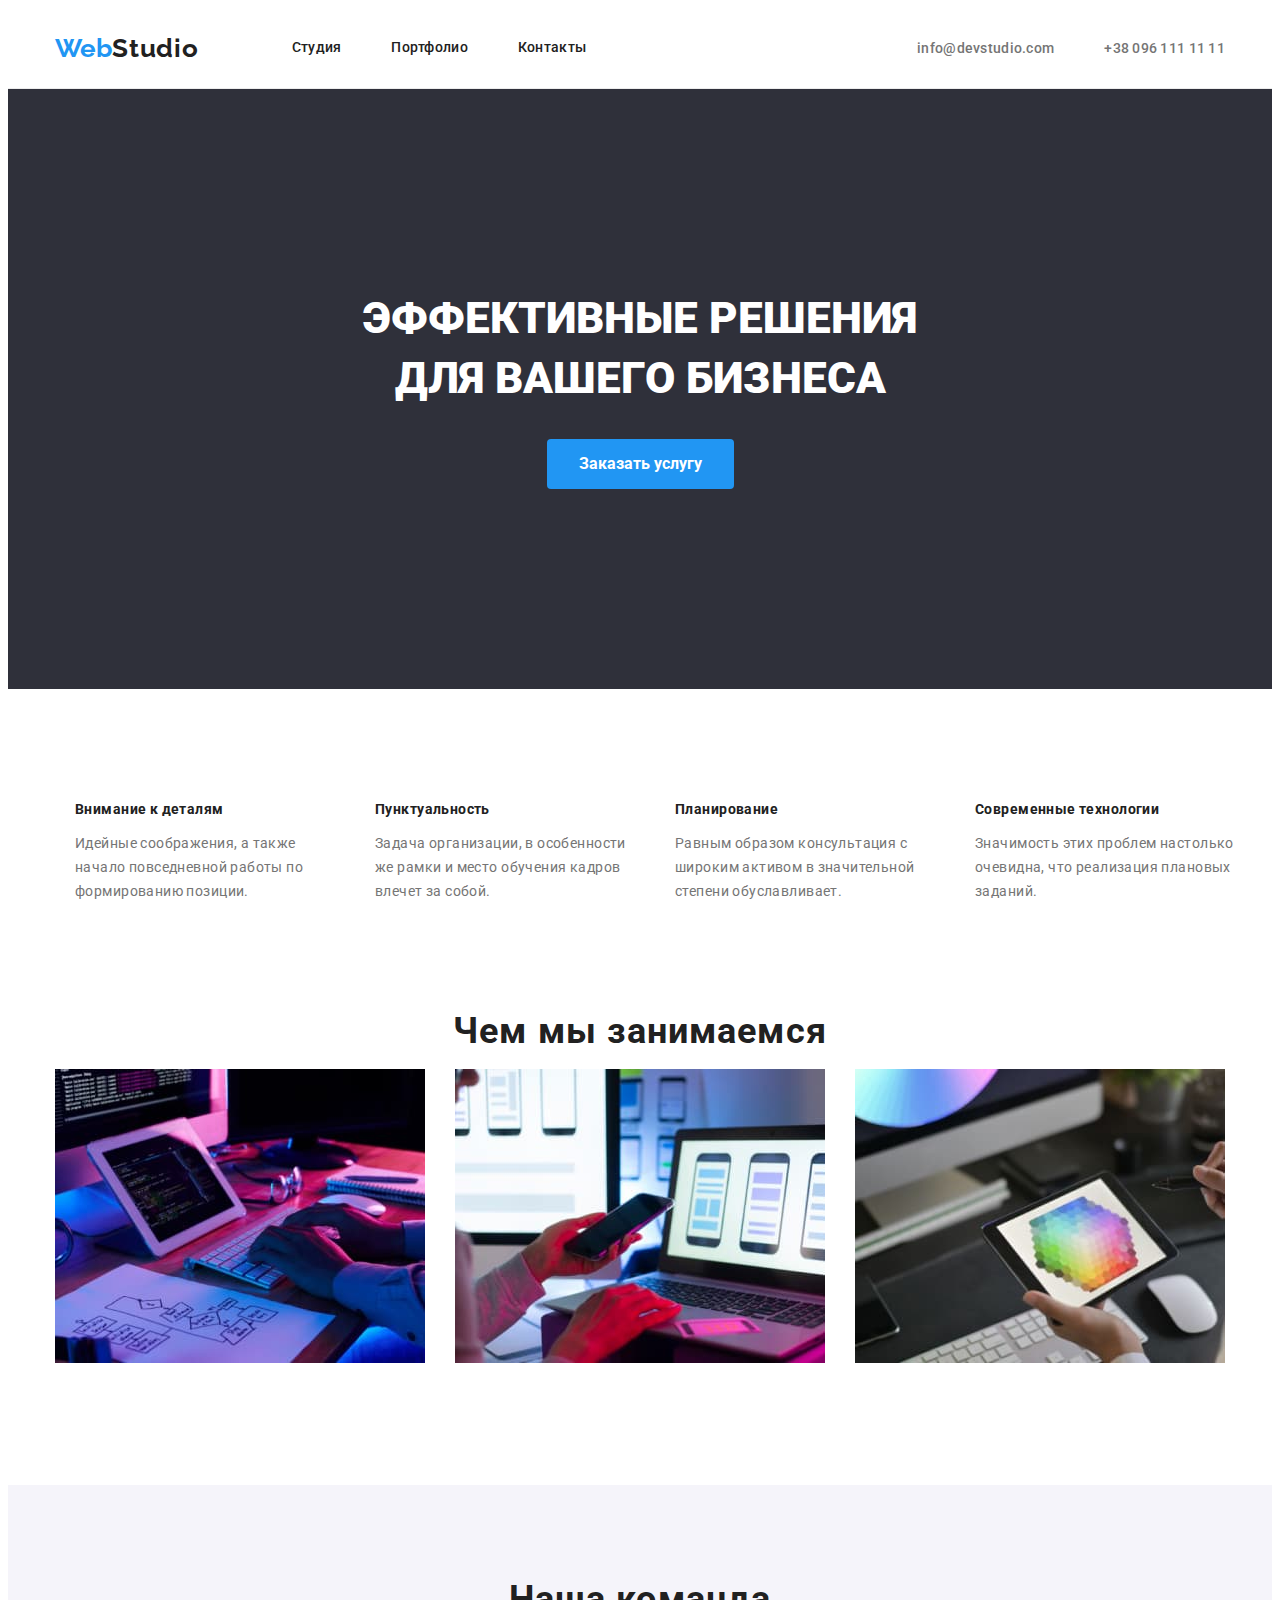
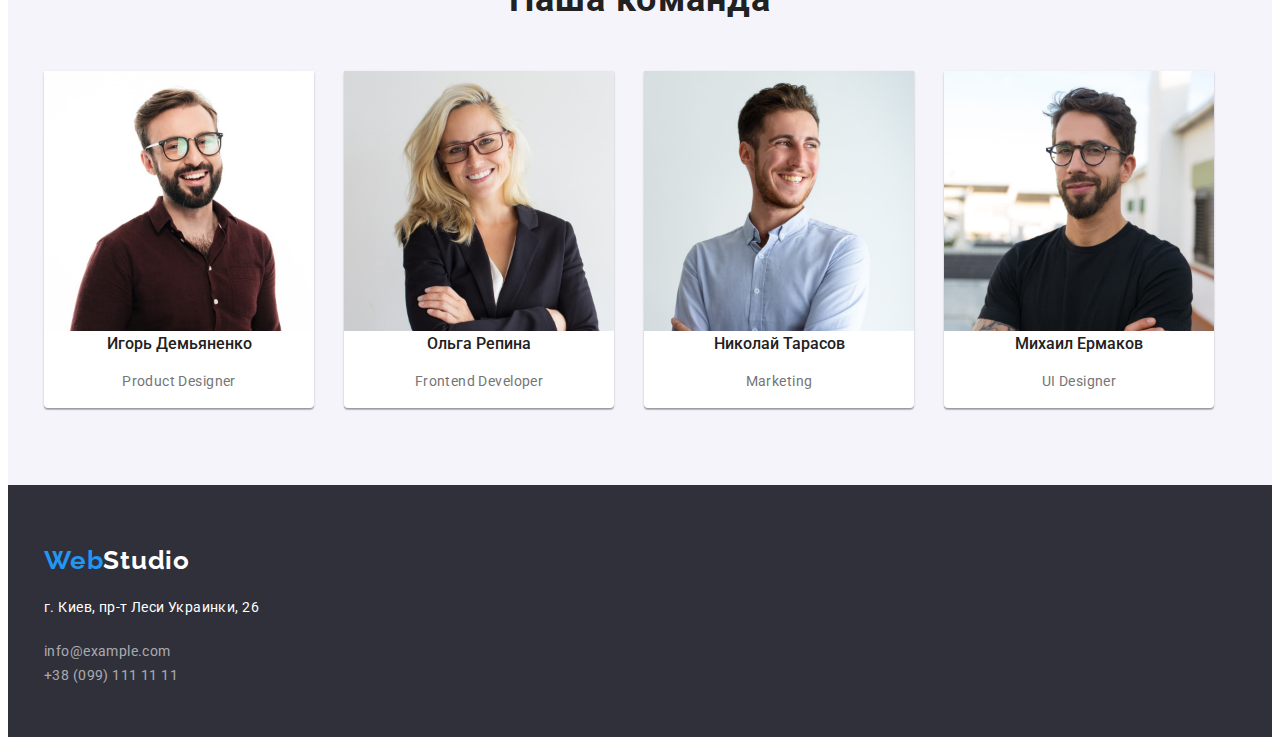
<file: index.html>
<!DOCTYPE html>
<html lang="ru">

<head>

    <meta charset="UTF-8">
    <meta name="viewport" content="width=device-width, initial-scale=1.0">
    <title>Студия</title>
    <link rel="preconnect" href="https://fonts.gstatic.com">
    <link
        href="https://fonts.googleapis.com/css2?family=Raleway:wght@700&family=Roboto:wght@400;500;700;900&display=swap"
        rel="stylesheet">
    <link rel="stylesheet" href="https://cdnjs.cloudflare.com/ajax/libs/modern-normalize/0.2.0/modern-normalize.css"
        integrity="sha512-oxqL25oMBPTFLK5OOR4U/Y//5oyc+3B8MJVTuGD2FLdyA+VXlhKMyQ7YjHNSI5+CLk0UdMLw1lV64dDuT1Batw=="
        crossorigin="anonymous" />
    <link rel="stylesheet" href="css/style.css">


</head>

<body>
    <!--шапка-->
    <header>


        <nav class="conteiner main-nav">
            <a href="" class="logo">Web<span class="logotip">Studio</span></a>
            <ul class="menu-nav list">
                <li class="item ">
                    <a href="./index.html" class="saite-nav1 current">Студия</a>
                </li>
                <li class="item">
                    <a href="./portfolio.html" class="saite-nav1">Портфолио</a>
                </li>
                <li class="item">
                    <a href="" class="saite-nav1">Контакты</a>
                </li>
            </ul>
            <ul class="contacts list">
                <li class="item"><a href="mailto:info@devstudio.com"
                        class="saite-contacts mail-nav">info@devstudio.com</a></li>
                <li class="item"><a href="tel:+380961111111" class="saite-contacts phone-nav">+38 096 111 11 11</a></li>
            </ul>
        </nav>

    </header>
    <!--Уникальный контент-->
    <main>

        <section class="hero">

            <h1 class="hero-title">ЭФФЕКТИВНЫЕ РЕШЕНИЯ <br> ДЛЯ ВАШЕГО БИЗНЕСА </h1>
            <button type="button" class="buttons"><span class="buts">Заказать услугу</span></button>

        </section>
        <!-- Наше преимущество-->
        <section class="section-about-us">
            <div class="section conteiners">
                <h2></h2>
                <ul class="about-us">
                    <li class="feature1">
                        <h3 class="section-about-us-title">Внимание к деталям</h3>
                        <p>Идейные соображения, а также начало повседневной работы по формированию позиции.</p>
                    </li>
                    <li class="feature1">
                        <h3 class="section-about-us-title">Пунктуальность</h3>
                        <p>Задача организации, в особенности же рамки и место обучения кадров влечет за собой.</p>
                    </li>
                    <li class="feature1">
                        <h3 class="section-about-us-title">Планирование</h3>
                        <p>Равным образом консультация с широким активом в значительной степени обуславливает.</p>
                    </li>
                    <li class="feature1">
                        <h3 class="section-about-us-title">Современные технологии</h3>
                        <p>Значимость этих проблем настолько очевидна, что реализация плановых заданий.</p>
                    </li>
                </ul>
            </div>
        </section>
        <!--Чем мы занимаемся-->
        <section class="containers ">
            <!--Чем мы занимаемся-->

            <h2 class="what-we-do list">Чем мы занимаемся</h2>
            <ul class="block-title ">
                <li class="grid-title">
                    <img src="./images/img.jpg" alt="набор кода" width="370">
                </li>
                <li class="grid-title">
                    <img src="./images/img1.jpg" alt="мобильное устройство" width="370">
                </li>
                <li class="grid-title">
                    <img src="./images/img2.jpg" alt="цветовая палитра" width="370">
                </li>
            </ul>

        </section>
        <!--Наша команда-->
        <div class="banners">
            <section class="container">

                <h2 class="we-1">Наша команда</h2>
                <ul class="our-team list">
                    <li class="team">
                        <img src="./images/img4.jpg" alt="Игорь Демьяненко" width="270">
                        <h3>Игорь Демьяненко</h3>
                        <p class="ihor1">Product Designer</p>
                    </li>
                    <li class="team teams">
                        <img src="./images/img5.jpg" alt="Ольга Репина" width="270">
                        <h3>Ольга Репина</h3>
                        <p class="ihor1">Frontend Developer</p>
                    </li>
                    <li class="team">
                        <img src="./images/img6.jpg" alt="Николай Тарасов" width="270">
                        <h3>Николай Тарасов</h3>
                        <p class="ihor1">Marketing</p>
                    </li>
                    <li class="team">
                        <img src="./images/img7.jpg" alt="Михаил Ермаков" width="270">
                        <h3>Михаил Ермаков</h3>
                        <p class="ihor1">UI Designer</p>
                    </li>
                </ul>

            </section>
        </div>
    </main>
    <!--подвал-->
    <footer class="footer-bg">
        <div class="containerss contact">
            <a class="link logos" href="./index.html"><span class="logo-color">Web</span>Studio</a>
            <address>
                <p class="location contact-list">г. Киев, пр-т Леси Украинки, 26</p>
                <ul class="list contact-list">
                    <li>
                        <a class="link contact-links" href="mailto:info@example.com">info@example.com</a>
                    </li>
                    <li>
                        <a class="link contact-links" href="tel:+380991111111">+38 (099) 111 11 11</a>
                    </li>
                </ul>
            </address>
        </div>
    </footer>
</body>


</html>
</file>
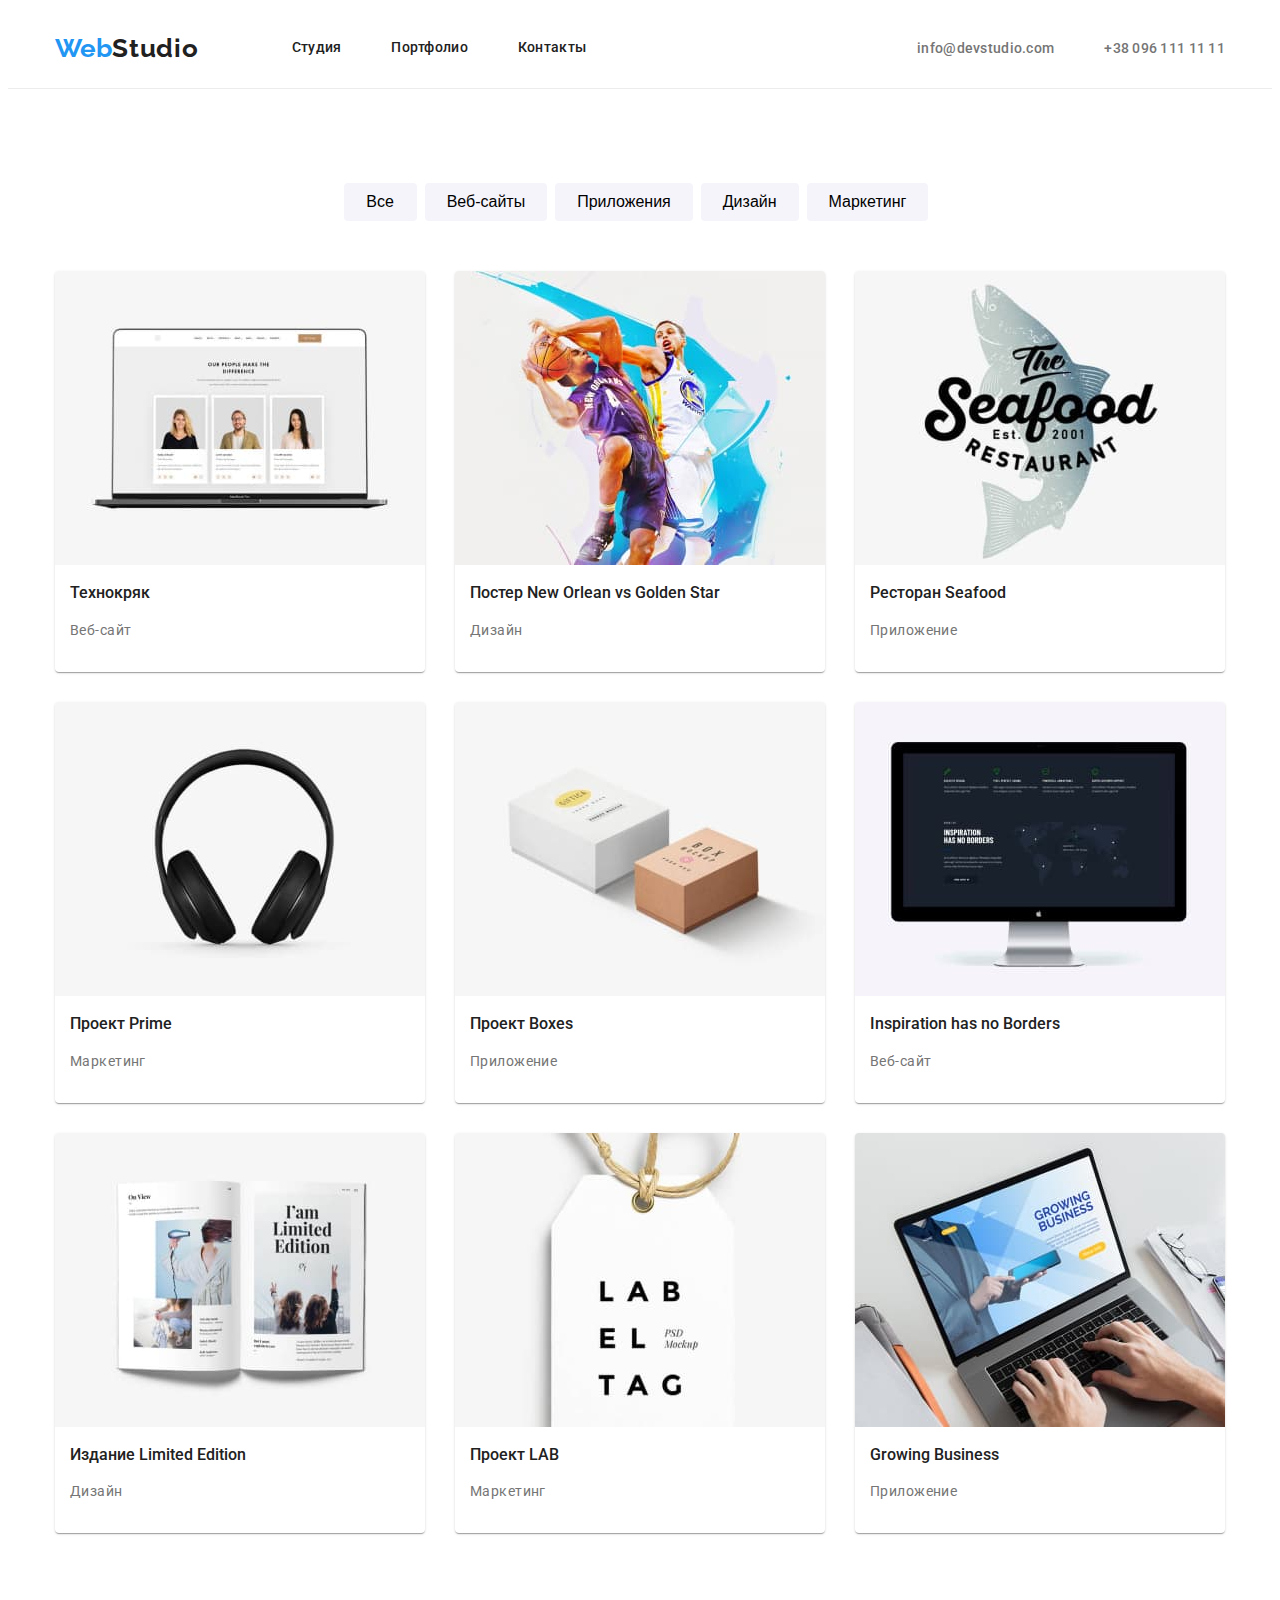
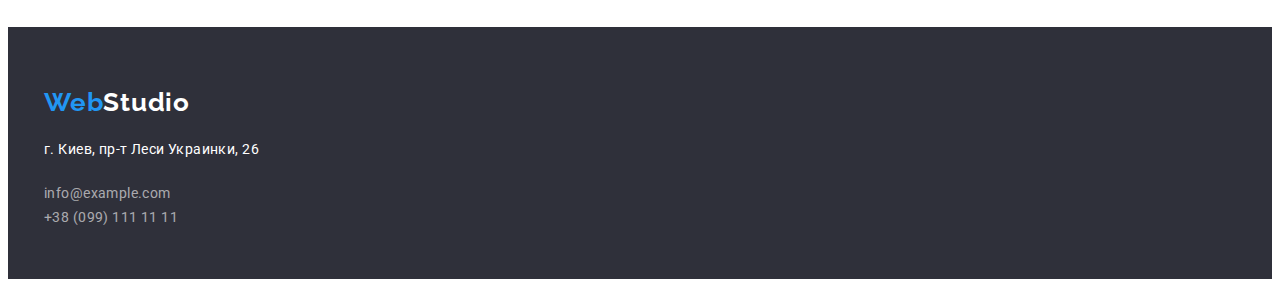
<file: portfolio.html>
<!DOCTYPE html>
<html lang="ru">

<head>

    <meta charset="UTF-8">
    <meta name="viewport" content="width=device-width, initial-scale=1.0">
    <title>Студия</title>
    <link rel="preconnect" href="https://fonts.gstatic.com">
    <link
        href="https://fonts.googleapis.com/css2?family=Raleway:wght@700&family=Roboto:wght@400;500;700;900&display=swap"
        rel="stylesheet">
    <link rel="stylesheet" href="https://cdnjs.cloudflare.com/ajax/libs/modern-normalize/0.2.0/modern-normalize.css"
        integrity="sha512-oxqL25oMBPTFLK5OOR4U/Y//5oyc+3B8MJVTuGD2FLdyA+VXlhKMyQ7YjHNSI5+CLk0UdMLw1lV64dDuT1Batw=="
        crossorigin="anonymous" />
    <link rel="stylesheet" href="css/style.css">


</head>

<body>
    <!--шапка-->
    <header>
        <nav class="conteiner main-nav">
            <a href="./index.html" class="logo">Web<span class="logotip">Studio</span></a>
            <ul class="menu-nav list">
                <li class="item">
                    <a href="./index.html" class="saite-nav1 current">Студия</a>
                </li>
                <li class="item">
                    <a href="./portfolio.html" class="saite-nav1">Портфолио</a>
                </li>
                <li class="item">
                    <a href="" class="saite-nav1">Контакты</a>
                </li>
            </ul>
            <ul class="contacts list">
                <li class="item"><a href="mailto:info@devstudio.com"
                        class="saite-contacts mail-nav">info@devstudio.com</a>
                </li>
                <li class="item"><a href="tel:+380961111111" class="saite-contacts phone-nav">+38 096 111 11 11</a></li>
            </ul>
        </nav>

    </header>
    <!--Основной контент-->
    <main>
        <!--Фильтры-->
        <section class="conteiner-portfolio">
            <div class="portfolio">
                <h1 class="visually">Портфолио</h1>
                <ul class="list filter">
                    <li><button class="filter-button" type="button">Все</button></li>
                    <li><button class="filter-button" type="button">Веб-сайты</button></li>
                    <li><button class="filter-button" type="button">Приложения</button></li>
                    <li><button class="filter-button" type="button">Дизайн</button></li>
                    <li><button class="filter-button" type="button">Маркетинг</button></li>
                </ul>
                <!--Проекты-->
                <section>
                    <!--  <div class="clock">

                        <h2 class="visually">Проекты</h2>
                        <ul class=" grid galery">
                            <li class=" grid-item items">
                                <a href=""> <img src="./images/portfolio/website.jpg" alt="технокряк" width="370"></a>

                                <h3 class="project-titles">Технокряк</h3>
                                <p class="project-title">Веб-сайт</p>

                            </li>
                            <li class="grid-item items">
                                <a href=""><img src="./images/portfolio/desinger.jpg" alt="постер" width="370"></a>

                                <h3 class="project-titles">Постер New Orlean vs Golden Star</h3>
                                <p class="project-title">Дизайн</p>

                            </li>
                            <li class="grid-item items">
                                <a href=""> <img src="./images/portfolio/app.jpg" alt="ресторан" width="370"></a>

                                <h3 class="project-titles">Ресторан Seafood</h3>
                                <p class="project-title">Приложение</p>

                            </li>
                            <li class="grid-item items">
                                <a href=""><img src="./images/portfolio/marketing.jpg" alt="маркетинг" width="370"></a>

                                <h3 class="project-titles">Проект Prime</h3>
                                <p class="project-title">Маркетинг</p>

                            </li>
                            <li class="grid-item items">
                                <a href=""> <img src="./images/portfolio/apps.jpg" alt="приложение" width="370"></a>

                                <h3 class="project-titles">Проект Boxes</h3>
                                <p class="project-title">Приложение</p>

                            </li>
                            <li class="grid-item items">
                                <a href=""> <img src="./images/portfolio/inspiration.jpg" alt="веб-сайт"
                                        width="370"></a>

                                <h3 class="project-titles">Inspiration has no Borders</h3>
                                <p class="project-title">Веб-сайт</p>

                            </li>
                            <li class="grid-item items">
                                <a href=""> <img src="./images/portfolio/weblimitededition.jpg" alt="дизайн"
                                        width="370"></a>

                                <h3 class="project-titles">Издание Limited Edition</h3>
                                <p class="project-title">Дизайн</p>

                            </li>
                            <li class="grid-item items">
                                <a href=""> <img src="./images/portfolio/lab.jpg" alt="маркетинг2" width="370"></a>

                                <h3 class="project-titles">Проект LAB</h3>
                                <p class="project-title">Маркетинг</p>

                            </li>
                            <li class="grid-item items">
                                <a href=""> <img src="./images/portfolio/business.jpg" alt="бихнес" width="370"> </a>

                                <h3 class="project-titles">Growing Business</h3>
                                <p class="project-title">Приложение</p>

                            </li>

                        </ul>

                    </div> -->

                    <div class="containers-portfolio">
                        <h2 class="visually">Проекты</h2>

                        <ul class="card-set">
                            <li class="item">
                                <article class="card">
                                    <div class="card-thumb">
                                        <a href="">
                                            <img src="./images/portfolio/website.jpg" alt="технокряк">
                                        </a>
                                    </div>

                                    <div class="card-content">

                                        <h3 class="card-heading">Технокряк</h3>
                                        <p class="card-text">Веб-сайт</p>

                                    </div>
                                </article>
                            </li>

                            <li class="item">
                                <article class="card">
                                    <div class="card-thumb">
                                        <a href="">
                                            <img src="./images/portfolio/desinger.jpg" alt="постер">
                                        </a>
                                    </div>

                                    <div class="card-content">
                                        <h3 class="card-heading">Постер New Orlean vs Golden Star</h3>
                                        <p class="card-text">Дизайн</p>
                                    </div>
                                </article>
                            </li>

                            <li class="item">
                                <article class="card">
                                    <div class="card-thumb">
                                        <a href="">
                                            <img src="./images/portfolio/app.jpg" alt="ресторан" />
                                        </a>
                                    </div>

                                    <div class="card-content">
                                        <h3 class="card-heading"> Ресторан Seafood</h3>
                                        <p class="card-text">Приложение</p>
                                    </div>
                                </article>
                            </li>

                            <li class="item">
                                <article class="card">
                                    <div class="card-thumb">
                                        <a href="">
                                            <img src="./images/portfolio/marketing.jpg" alt="маркетинг" />
                                        </a>
                                    </div>

                                    <div class="card-content">
                                        <h3 class="card-heading">Проект Prime </h3>
                                        <p class="card-text">
                                            Маркетинг
                                        </p>
                                    </div>
                                </article>
                            </li>

                            <li class="item">
                                <article class="card">
                                    <div class="card-thumb">
                                        <a href=""> <img src="./images/portfolio/apps.jpg" alt="приложение" />
                                        </a>
                                    </div>

                                    <div class="card-content">
                                        <h3 class="card-heading">Проект Boxes</h3>
                                        <p class="card-text">
                                            Приложение
                                        </p>
                                    </div>
                                </article>
                            </li>

                            <li class="item">
                                <article class="card">
                                    <div class="card-thumb">
                                        <a href="">
                                            <img src="./images/portfolio/inspiration.jpg" alt="веб-сайт" />
                                        </a>
                                    </div>

                                    <div class="card-content">
                                        <h3 class="card-heading">Inspiration has no Borders</h3>
                                        <p class="card-text">
                                            Веб-сайт
                                        </p>
                                    </div>
                                </article>
                            </li>
                            <li class="item">
                                <article class="card">
                                    <div class="card-thumb">
                                        <a href="">
                                            <img src="./images/portfolio/weblimitededition.jpg" alt="дизайн" />
                                        </a>
                                    </div>

                                    <div class="card-content">
                                        <h3 class="card-heading">Издание Limited Edition</h3>
                                        <p class="card-text">
                                            Дизайн
                                        </p>
                                    </div>
                                </article>
                            </li>

                            <li class="item">
                                <article class="card">
                                    <div class="card-thumb">
                                        <a href="">
                                            <img src="./images/portfolio/lab.jpg" alt="маркетинг2" />
                                        </a>
                                    </div>

                                    <div class="card-content">
                                        <h3 class="card-heading">Проект LAB</h3>
                                        <p class="card-text">
                                            Маркетинг
                                        </p>
                                    </div>
                                </article>
                            </li>

                            <li class="item">
                                <article class="card">
                                    <div class="card-thumb">
                                        <a href="">
                                            <img src="./images/portfolio/business.jpg" alt="бизнес" />
                                        </a>
                                    </div>

                                    <div class="card-content">
                                        <h3 class="card-heading">Growing Business</h3>
                                        <p class="card-text">
                                            Приложение
                                        </p>
                                    </div>
                                </article>
                            </li>
                        </ul>
                    </div>
                </section>

    </main>
    <footer class="footer-bg">
        <div class="containerss contact">
            <a class="link logos" href="./index.html"><span class="logo-color">Web</span>Studio</a>
            <address>
                <p class="location contact-list">г. Киев, пр-т Леси Украинки, 26</p>
                <ul class="list contact-list">
                    <li>
                        <a class="link contact-links" href="mailto:info@example.com">info@example.com</a>
                    </li>
                    <li>
                        <a class="link contact-links" href="tel:+380991111111">+38 (099) 111 11 11</a>
                    </li>
                </ul>
            </address>
        </div>
    </footer>
</body>

</html>
</file>
<file: css/style.css>
html {
  box-sizing: border-box;
}

*,
*::after,
*::before {
  box-sizing: inherit;
}

h1,
h2,
h3,
h4,
h5,
h6,
p {
  margin-top: 0;
}
.list {
  list-style: none;
  padding-left: 0;
  margin: 0;
}

.link {
  text-decoration: none;
  color: inherit;
}
img {
    display: block;
    max-width: 100%;
    height: auto;
}
:root {
  --background-color: #fff;
  --primary-text-color: #757575;
  --hover-color: #2196f3;
  --title-color: #212121;
  --white-color-text: #ffffff;
  --text-black-color: #000000;
  --bg-color: #2f303a;
  --buttos-hover-color: #188ce8;
  --our-backgraund-color: #f5f4fa;
  --portfolio-background-color: #e5e5e5;
  --card-set-gap: 30px;
  --card-shadow: 0px 2px 1px -1px rgba(0, 0, 0, 0.2),
    0px 1px 1px 0px rgba(0, 0, 0, 0.14), 0px 1px 3px 0px rgba(0, 0, 0, 0.12);
}

.body {
  font-family: "Roboto", sans-serif;
  font-family: "Raleway", sans-serif;
  background-color: var(--background-color);
  margin: 0px;
  line-height: 1.5;
}

a {
  text-decoration: none;
}

ul {
  list-style: none;
}

p {
  font-family: Roboto;
  font-style: normal;
  font-weight: normal;
  font-size: 14px;
  line-height: 1.71;
  /* or 171% */

  letter-spacing: 0.03em;
  color: var(--primary-text-color);
}
/* CONTAINER */
.containers-portfolio {
  width: 1200px;
  padding-left: 15px;
  padding-right: 15px;
  margin-left: auto;
  margin-right: auto;
}
.conteiner {
  margin-left: auto;
  margin-right: auto;
  padding: 0px 15px;
  width: 1200px;
  height: 80px;
}
header {
  border-bottom: 1px solid #ececec;
}

.logo {
  font-family: Raleway;
  font-style: normal;
  font-weight: bold;
  font-size: 26px;
  line-height: 1.19;
  color: var(--hover-color);
}

.logotip {
  font-family: Raleway;
  font-style: normal;
  font-weight: bold;
  font-size: 26px;
  line-height: 1.19;
  /* identical to box height */

  letter-spacing: 0.03em;
  color: var(--title-color);
}

.logo:hover,
.logotip:hover {
  color: var(--hover-color);
}

/*main-nav*/
.main-nav {
  display: flex;
  align-items: center;
}

/*menu*/
.menu-nav .item + .item {
  margin-left: 50px;
}

.menu-nav {
  display: flex;
  margin-left: 93px;
}

.saite-nav1 {
  display: block;
  padding-top: 32px;
  padding-bottom: 32px;

  font-family: Roboto;
  font-style: normal;
  font-weight: 500;
  font-size: 14px;
  line-height: 1.14;
  letter-spacing: 0.02em;
  text-decoration: none;
  cursor: pointer;
  color: var(--title-color);
}

.saite-nav1:hover,
.saite-nav1:focus {
  color: var(--hover-color);
}

.contacts {
  display: flex;
  margin-left: auto;
}

.contacts .item + .item {
  margin-left: 50px;
}

.saite-contacts {
  font-family: Roboto;
  font-style: normal;
  font-weight: 500;
  font-size: 14px;
  line-height: 1.14;
  letter-spacing: 0.02em;

  color: var(--primary-text-color);
}

.saite-contacts:hover {
  color: var(--hover-color);
}

/* banner*/
.banner {
  height: 600px;
  background-color: var(--bg-color);
}

/*hero-title*/
.hero {
  align-items: center;
  text-align: center;
  background-color: var(--bg-color);
}

.hero-title {
  font-family: Roboto;
  font-style: normal;
  font-weight: 900;
  font-size: 44px;
  line-height: 1.36;

  padding-top: 200px;
  margin-bottom: 30px;
  color: var(--white-color-text);
}
/*button*/
.buttons {
  background: var(--hover-color);
  margin-bottom: 200px;
  padding: 10px 32px 10px 32px;
  border-radius: 4px;
  border: none;
  cursor: pointer;
}

.buttons:hover,
.buttons:focus {
  background: var(--buttos-hover-color);
  box-shadow: 0px 4px 4px rgba(0, 0, 0, 0.15);
  border-radius: 4px;
}

.buts {
  font-family: Roboto;
  font-style: normal;
  font-weight: bold;
  font-size: 16px;
  line-height: 1.87;
  /* identical to box height, or 187% */

  color: var(--white-color-text);
}

.buts:hover,
.buts:focus {
  font-family: Roboto;
  font-style: normal;
  font-weight: bold;
  font-size: 16px;
  line-height: 1.87;

  color: var(--white-color-text);
}

.section {
  padding-top: 94px;
  padding-bottom: 94px;
}

.about-us {
  display: flex;
  justify-content: center;

  font-family: Roboto;
  font-style: normal;
  font-weight: bold;
  font-size: 14px;
  line-height: 1.14;
  letter-spacing: 0.03em;

  color: var(--title-color);
}

.section-about-us-title {
  font-family: Roboto;
  font-style: normal;
  font-weight: bold;
  font-size: 14px;
  line-height: 1.14;
  letter-spacing: 0.03em;

  color: var(--title-color);
}

.about-us .feature1 + .feature1 {
  margin-left: 30px;
}

.feature1 {
  height: 101px;
  width: 270px;
  align-items: center;
}

/*what-we-do*/

.what-we-do {
  font-family: Roboto;
  font-style: normal;
  font-weight: bold;
  font-size: 36px;
  line-height: 1.16;
  text-align: center;
  letter-spacing: 0.03em;

  color: var(--title-color);
}

.block-title {
  display: flex;
  text-align: center;
  padding-left: 0px;
  padding-top: 0px;
}

.block-title .grid-title + .grid-title {
  padding-left: 30px;
}

.containers {
  margin-left: auto;
  margin-right: auto;
  padding: 0px 4px;
  width: 1178px;
  height: 380px;
}

.container {
  margin-left: auto;
  margin-right: auto;
  padding: 0px 4px;
  width: 1200px;
  height: 380px;
}
/*our-team*/

.we-1 {
  font-family: Roboto;
  font-style: normal;
  font-weight: bold;
  font-size: 36px;
  line-height: 1.16;
  text-align: center;
  letter-spacing: 0.03em;
  color: var(--title-color);

  margin-bottom: 0px;
  padding-top: 94px;
  padding-bottom: 50px;
}

h3 {
  font-family: Roboto;
  font-style: normal;
  font-weight: 500;
  font-size: 16px;
  line-height: 1.18;
  color: var(--title-color);
}

.banners {
  margin-top: 94px;
  height: 600px;
  background-color: var(--our-backgraund-color);
}

.our-team {
  display: flex;
  flex-wrap: wrap;
  width: 1200px;
}

.our-team .team + .team + .team {
  margin-left: 30px;
}

.teams {
  margin-left: 30px;
}

.team {
  background-color: var(--white-color-text);
  border-bottom-left-radius: 4px;
  border-bottom-right-radius: 4px;
  box-shadow: 0px 1px 3px rgb(0 0 0 / 12%), 0px 1px 1px rgb(0 0 0 / 14%),
    0px 2px 1px rgb(0 0 0 / 20%);
  border-radius: 0px 0px 4px 4px;
  text-align: center;
}

/*footer*/
footer {
  background-color: var(--bg-color);
  height: 252px;
  padding-top: 60px;
}

.containerss {
  margin-left: auto;
  margin-right: auto;
  padding: 0px 4px;
  width: 1200px;
  height: 81px;
}

.logos {
  font-family: Raleway;
  font-style: normal;
  font-weight: bold;
  font-size: 26px;
  line-height: 1.19;

  letter-spacing: 0.03em;

  color: var(--white-color-text);
}

.logo-color {
  font-family: Raleway;
  font-style: normal;
  font-weight: bold;
  font-size: 26px;
  line-height: 1.19;
  letter-spacing: 0.03em;
  color: var(--hover-color);
}

.logos:hover,
.logo-color:hover,
.contact-links:hover,
.contact-links:hover {
  color: var(--hover-color);
}

.contact-list {
  font-family: Roboto;
  font-style: normal;
  font-weight: normal;
  font-size: 14px;
  line-height: 1.71;
  margin-top: 20px;
  /* or 171% */

  letter-spacing: 0.03em;

  color: var(--white-color-text);
}

.contact-links {
  font-family: Roboto;
  font-style: normal;
  font-weight: normal;
  font-size: 14px;
  line-height: 1.71;
  /* or 171% */

  letter-spacing: 0.03em;

  color: rgba(255, 255, 255, 0.6);
}

/*portfolio html*/
.portfolio-logo {
  font-family: Raleway;
  font-style: normal;
  font-weight: bold;
  font-size: 26px;
  line-height: 1.19;
  /* identical to box height */

  letter-spacing: 0.03em;
  color: var(--hover-color);
}

.portfolio-logotipe {
  font-family: Raleway;
  font-style: normal;
  font-weight: bold;
  font-size: 26px;
  line-height: 1.19;
  /* identical to box height */

  letter-spacing: 0.03em;

  color: var(--text-black-color);
}

.portfolio-link {
  font-family: Roboto;
  font-style: normal;
  font-weight: 500;
  font-size: 14px;
  line-height: 1.14;
  letter-spacing: 0.02em;

  color: var(--title-color);
}

.portfolio-logotipe:hover {
  color: var(--hover-color);
}
.portfolio-link:hover,
.portfolio-link:focus {
  color: var(--hover-color);
}

.portfolio-contacts {
  font-family: Roboto;
  font-style: normal;
  font-weight: 500;
  font-size: 14px;
  line-height: 1.14;
  letter-spacing: 0.02em;

  color: var(--primary-text-color);
}

/*навигация*/
.visually {
  display: none;
}

/*навигация*/
.conteiner-portfolio {
  margin-top: 94px;
  margin-bottom: 94px;
}

.filters {
  display: flex;
  justify-content: center;
  margin-bottom: 50px;
  padding-left: 30px;
}
/*conteiner -main*/
.conteiner-main {
  width: 1170px;
  margin-left: auto;
  margin-right: auto;
  padding-top: 94px;
  padding-bottom: 94px;
  background-color: blue;
}
.all:hover {
  color: var(--white-color-text);
}
/*проекты*/
.filter {
  display: flex;
  justify-content: center;
  margin-bottom: 50px;
}

.filter-button {
  font-weight: 500;
  font-size: 16px;
  line-height: 1.62;
  text-align: center;
  background-color: var(--our-backgraund-color);
  border-radius: 4px;
  border: none;
  margin-right: 8px;
  min-width: 73px;
  padding: 6px 22px;
  cursor: pointer;
}

.filter-button:hover,
.filter-button:focus {
  background-color: var(--hover-color);
  color: var(--white-color-text);
}

/*.portfolio {
  background: #e5e5e5;
}*/

/* CARD SET */
.card-set {
  padding: 0;
  margin: 0;
  list-style: none;

  display: flex;
  flex-wrap: wrap;
  margin-left: calc(-1 * var(--card-set-gap));
  margin-top: calc(-1 * var(--card-set-gap));
}

.card-set > .item {
  flex-basis: calc(100% / 3 - var(--card-set-gap));
  margin-left: var(--card-set-gap);
  margin-top: var(--card-set-gap);
}

/* CARD */
.card {
  box-shadow: var(--card-shadow);
  border-radius: 4px;
  overflow: hidden;
}

.card-content {
  padding: 15px;
}

.card-text {
  margin-top: 10px;
}

.project-titles {
  font-family: Roboto;
  font-style: normal;
  font-weight: bold;
  font-size: 18px;
  line-height: 2;

  letter-spacing: 0.06em;
  padding-left: 24px;
  padding-top: 10px;
  padding-bottom: 4px;
  color: var(--title-color);
}
.project-title {
  font-family: Roboto;
  font-style: normal;
  font-weight: normal;
  font-size: 16px;
  line-height: 1.87;

  letter-spacing: 0.03em;
  padding-left: 24px;
  padding-bottom: 20px;
}
.items {
  width: 370px;
  height: 404px;
  left: 215px;
  top: 1130px;

  background: #ffffff;
  border: 1px solid #eeeeee;
  box-sizing: border-box;
}

/* portfolio footer*/
.footer-nav {
  width: 1600px;
  height: 252px;
  left: 0px;
  top: 1628px;

  background: var(--bg-color);
}
.portfolio-contacts:hover,
.web:hover,
.portfolio-mail:hover,
.portfolio-phone:hover {
  color: var(--hover-color);
}

.logo1 {
  font-family: Raleway;
  font-style: normal;
  font-weight: bold;
  font-size: 26px;
  line-height: 1.19;
  /* identical to box height */

  letter-spacing: 0.03em;

  color: var(--hover-color);
}
.web {
  font-family: Raleway;
  font-style: normal;
  font-weight: bold;
  font-size: 26px;
  line-height: 1.19;
  /* identical to box height */

  letter-spacing: 0.03em;

  color: var(--white-color-text);
}
.portfolio-address {
  font-family: Roboto;
  font-style: normal;
  font-weight: normal;
  font-size: 14px;
  line-height: 1.71;
  /* or 171% */

  letter-spacing: 0.03em;

  color: var(--white-color-text);
}
.portfolio-mail {
  font-family: Roboto;
  font-style: normal;
  font-weight: normal;
  font-size: 14px;
  line-height: 1.71;
  /* or 171% */

  letter-spacing: 0.03em;

  color: rgba(255, 255, 255, 0.6);
}
.portfolio-phone {
  font-family: Roboto;
  font-style: normal;
  font-weight: normal;
  font-size: 14px;
  line-height: 1.71;
  /* or 171% */

  letter-spacing: 0.03em;

  color: rgba(255, 255, 255, 0.6);
}
</file>
